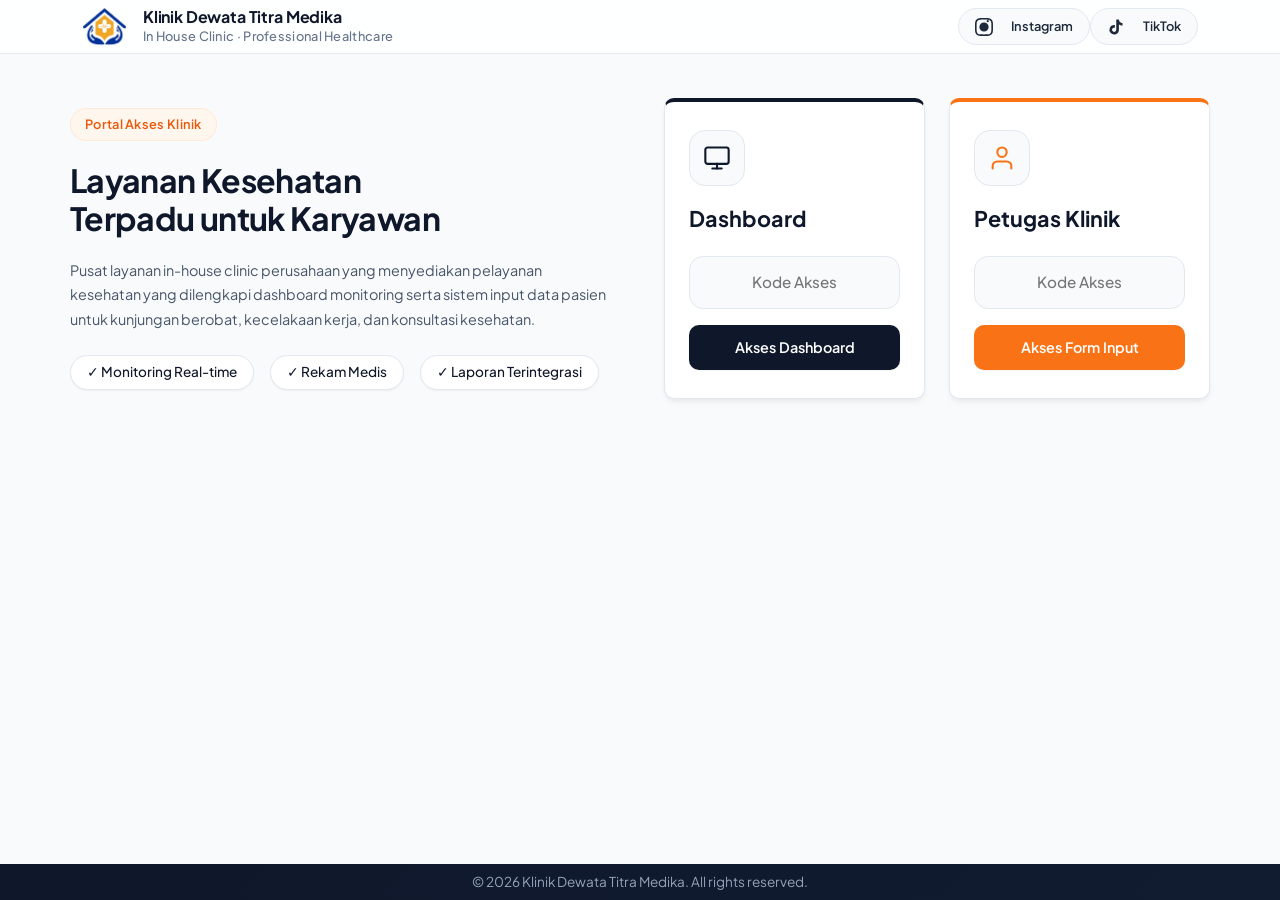
<file: index.html>
<!DOCTYPE html>
<html lang="id">
<head>
    <meta charset="UTF-8">
    <meta name="viewport" content="width=device-width, initial-scale=1.0">
    <title>Portal Menu · Klinik Dewata Titra Medika</title>
    
    <!-- Google Fonts: Plus Jakarta Sans -->
    <link rel="preconnect" href="https://fonts.googleapis.com">
    <link rel="preconnect" href="https://fonts.gstatic.com" crossorigin>
    <link href="https://fonts.googleapis.com/css2?family=Plus+Jakarta+Sans:wght@400;500;600;700;800&display=swap" rel="stylesheet">
    
    <!-- Bootstrap 5 CSS -->
    <link href="https://cdn.jsdelivr.net/npm/bootstrap@5.3.0/dist/css/bootstrap.min.css" rel="stylesheet">
    <link rel="stylesheet" href="style.css">
</head>
<body class="d-flex flex-column min-vh-100">

    <!-- WRAPPER -->
    <div class="flex-grow-1">
        
        <!-- HEADER MODERN -->
        <header class="header-modern">
            <div class="container">
                <div class="header-content">
                    <div class="brand-area">
                        <div class="logo-wrapper">
                            <img src="logo.png" alt="Logo Klinik" onerror="this.src='data:image/svg+xml;charset=UTF-8,%3Csvg xmlns=\'http://www.w3.org/2000/svg\' viewBox=\'0 0 100 100\'%3E%3Crect width=\'100\' height=\'100\' fill=\'%231E293B\'/%3E%3Ctext x=\'50\' y=\'55\' font-family=\'Arial\' font-size=\'40\' fill=\'white\' text-anchor=\'middle\'%3E+%3C/text%3E%3C/svg%3E'">
                        </div>
                        <div class="brand-text">
                            <h1 class="brand-title">Klinik Dewata Titra Medika</h1>
                            <span class="brand-subtitle">In House Clinic · Professional Healthcare</span>
                        </div>
                    </div>
                    <div class="header-actions d-none d-lg-flex">
                        <a href="https://www.instagram.com/klinikdewatatirtaofficial" target="_blank" rel="noopener noreferrer" class="btn-social-header">
                            <svg viewBox="0 0 24 24" fill="currentColor" width="18" height="18"><path d="M12 2.163c3.204 0 3.584.012 4.85.07 3.252.148 4.771 1.691 4.919 4.919.058 1.265.069 1.645.069 4.849 0 3.205-.012 3.584-.069 4.849-.149 3.225-1.664 4.771-4.919 4.919-1.266.058-1.644.07-4.85.07-3.204 0-3.584-.012-4.849-.07-3.26-.149-4.771-1.699-4.919-4.92-.058-1.265-.07-1.644-.07-4.849 0-3.204.013-3.583.07-4.849.149-3.227 1.664-4.771 4.919-4.919 1.266-.057 1.645-.069 4.849-.069zm0-2.163c-3.259 0-3.667.014-4.947.072-4.358.2-6.78 2.618-6.98 6.98-.059 1.281-.073 1.689-.073 4.948 0 3.259.014 3.668.072 4.948.2 4.358 2.618 6.78 6.98 6.98 1.281.058 1.689.072 4.948.072 3.259 0 3.668-.014 4.948-.072 4.354-.2 6.782-2.618 6.979-6.98.059-1.28.073-1.689.073-4.948 0-3.259-.014-3.667-.072-4.947-.196-4.354-2.617-6.78-6.979-6.98-1.281-.059-1.69-.073-4.949-.073zM5.838 12a6.162 6.162 0 1112.324 0 6.162 6.162 0 01-12.324 0zM12 16a4 4 0 110-8 4 4 0 010 8zm4.965-10.322a1.44 1.44 0 110-2.881 1.44 1.44 0 010 2.881z"></path></svg>
                            <span>Instagram</span>
                        </a>
                        <a href="https://www.tiktok.com/@klinikdewatatirta" target="_blank" rel="noopener noreferrer" class="btn-social-header">
                            <svg viewBox="0 0 24 24" fill="currentColor" width="18" height="18"><path d="M19.59 6.69a4.83 4.83 0 0 1-3.77-4.25V2h-3.45v13.67a2.89 2.89 0 0 1-5.1 1.82 2.9 2.9 0 0 1 2.31-4.64 2.93 2.93 0 0 1 .88.13V9.4a6.84 6.84 0 0 0-1-.05A6.33 6.33 0 0 0 5 20.1a6.34 6.34 0 0 0 10.86-4.43v-7a8.16 8.16 0 0 0 4.77 1.52v-3.4a4.85 4.85 0 0 1-.96-.1z"></path></svg>
                            <span>TikTok</span>
                        </a>
                    </div>
                </div>
            </div>
        </header>

        <!-- MAIN HERO SECTION -->
        <main class="main-modern container">
            <div class="row align-items-center g-5">
                <!-- Left: Hero text -->
                <div class="col-12 col-lg-6">
                    <div class="hero-content">
                        <div class="hero-badge">Portal Akses Klinik</div>
                        <h2 class="hero-title">Layanan Kesehatan <br>Terpadu untuk Karyawan</h2>
                        <p class="hero-description">Pusat layanan in-house clinic perusahaan yang menyediakan pelayanan kesehatan yang dilengkapi dashboard monitoring serta sistem input data pasien untuk kunjungan berobat, kecelakaan kerja, dan konsultasi kesehatan.</p>
                        <div class="hero-features d-flex flex-wrap gap-3 mt-4">
                            <span class="feature-tag">✓ Monitoring Real-time</span>
                            <span class="feature-tag">✓ Rekam Medis</span>
                            <span class="feature-tag">✓ Laporan Terintegrasi</span>
                        </div>
                    </div>
                </div>

                <!-- Right: Action Cards -->
                <div class="col-12 col-lg-6">
                    <div class="row g-4">
                        <div class="col-12 col-md-6">
                            <div class="card-modern card-dashboard">
                                <div class="card-icon-wrapper">
                                    <svg viewBox="0 0 24 24" fill="none" stroke="currentColor" stroke-width="1.5" stroke-linecap="round" stroke-linejoin="round">
                                        <rect x="2" y="3" width="20" height="14" rx="2" ry="2"></rect>
                                        <line x1="8" y1="21" x2="16" y2="21"></line>
                                        <line x1="12" y1="17" x2="12" y2="21"></line>
                                    </svg>
                                </div>
                                <h4 class="card-modern-title">Dashboard</h4>
                                <form class="mt-3" onsubmit="handleLogin(event, 'dewata', 'Dashboard/dash.html', 'btnMonitor', 'inputMonitor')">
                                    <div class="input-group-modern">
                                        <input type="password" id="inputMonitor" class="form-control-modern" placeholder="Kode Akses" required autocomplete="off">
                                    </div>
                                    <button type="submit" id="btnMonitor" class="btn-modern btn-modern-primary mt-3">
                                        <span class="btn-text">Akses Dashboard</span>
                                        <div class="spinner-border spinner-border-sm custom-spinner d-none ms-2" role="status"></div>
                                    </button>
                                </form>
                            </div>
                        </div>
                        <div class="col-12 col-md-6">
                            <div class="card-modern card-petugas">
                                <div class="card-icon-wrapper">
                                    <svg viewBox="0 0 24 24" fill="none" stroke="currentColor" stroke-width="1.5" stroke-linecap="round" stroke-linejoin="round">
                                        <path d="M20 21v-2a4 4 0 0 0-4-4H8a4 4 0 0 0-4 4v2"></path>
                                        <circle cx="12" cy="7" r="4"></circle>
                                    </svg>
                                </div>
                                <h4 class="card-modern-title">Petugas Klinik</h4>
                                <form class="mt-3" onsubmit="handleLogin(event, 'ihc', 'input/input.html', 'btnPetugas', 'inputPetugas')">
                                    <div class="input-group-modern">
                                        <input type="password" id="inputPetugas" class="form-control-modern" placeholder="Kode Akses" required autocomplete="off">
                                    </div>
                                    <button type="submit" id="btnPetugas" class="btn-modern btn-modern-secondary mt-3">
                                        <span class="btn-text">Akses Form Input</span>
                                        <div class="spinner-border spinner-border-sm custom-spinner d-none ms-2" role="status"></div>
                                    </button>
                                </form>
                            </div>
                        </div>
                    </div>
                </div>
            </div>
        </main>
    </div>

    <!-- FOOTER MODERN -->
    <footer class="footer-modern"> 
            <div class="footer-bottom">
                <p class="copyright-text">© 2026 Klinik Dewata Titra Medika. All rights reserved.</p>
            </div>
    </footer>

    <!-- TOAST NOTIFICATION -->
    <div class="toast-container position-fixed top-0 end-0 p-3" style="z-index: 1055;">
        <div id="statusToast" class="toast toast-modern align-items-center border-0" role="alert" aria-live="assertive" aria-atomic="true">
            <div class="d-flex">
                <div class="toast-body d-flex align-items-center">
                    <svg class="me-2" width="20" height="20" viewBox="0 0 24 24" fill="none" stroke="currentColor" stroke-width="2" stroke-linecap="round" stroke-linejoin="round">
                        <circle cx="12" cy="12" r="10"></circle>
                        <line x1="12" y1="8" x2="12" y2="12"></line>
                        <line x1="12" y1="16" x2="12.01" y2="16"></line>
                    </svg>
                    <span id="toastMessage">Pesan Notifikasi</span>
                </div>
                <button type="button" class="btn-close btn-close-white me-2 m-auto" data-bs-dismiss="toast" aria-label="Close"></button>
            </div>
        </div>
    </div>

    <!-- Bootstrap JS -->
    <script src="https://cdn.jsdelivr.net/npm/bootstrap@5.3.0/dist/js/bootstrap.bundle.min.js"></script>

    <!-- JS Logic -->
    <script>
        function handleLogin(event, expectedCode, redirectUrl, btnId, inputId) {
            event.preventDefault();
            
            const btn = document.getElementById(btnId);
            const input = document.getElementById(inputId);
            const btnText = btn.querySelector('.btn-text');
            const spinner = btn.querySelector('.spinner-border');
            
            const userCode = input.value.trim();

            btn.disabled = true;
            btnText.classList.add('d-none');
            spinner.classList.remove('d-none');
            input.disabled = true;

            setTimeout(() => {
                if (userCode === expectedCode) {
                    showToast('Kode diterima! Mengalihkan halaman...', true);
                    setTimeout(() => { window.location.href = redirectUrl; }, 500);
                } else {
                    btn.disabled = false;
                    btnText.classList.remove('d-none');
                    spinner.classList.add('d-none');
                    input.disabled = false;
                    
                    input.value = '';
                    input.focus();
                    
                    showToast('Kode Akses salah! Silakan periksa kembali.', false);
                }
            }, 800);
        }

        function showToast(message, isSuccess = false) {
            const toastEl = document.getElementById('statusToast');
            const toastMessage = document.getElementById('toastMessage');
            
            toastMessage.innerText = message;
            toastEl.style.backgroundColor = isSuccess ? '#0f172a' : '#f97316';

            const toast = new bootstrap.Toast(toastEl, { delay: 3000 });
            toast.show();
        }
    </script>
</body>
</html>
</file>
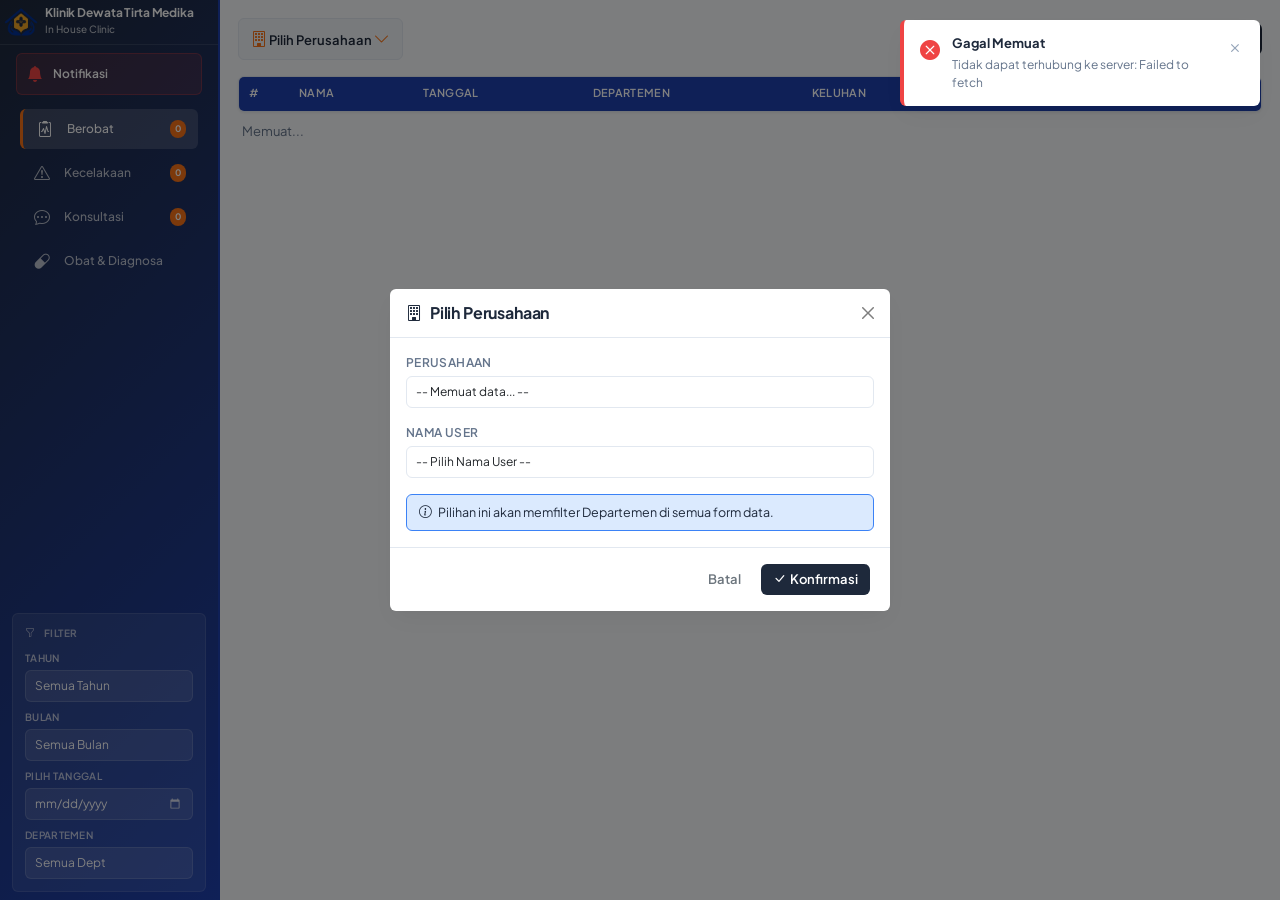
<file: input/input.html>
<!DOCTYPE html>
<html lang="id">
<head>
<meta charset="UTF-8">
<meta name="viewport" content="width=device-width, initial-scale=1.0, maximum-scale=1.0, user-scalable=yes">
<title>IHC Klinik · Dewata Tirta Medika</title>
<meta name="theme-color" content="#0A192F">

<!-- Bootstrap CSS + Icons -->
<link href="https://cdn.jsdelivr.net/npm/bootstrap@5.3.2/dist/css/bootstrap.min.css" rel="stylesheet">
<link rel="stylesheet" href="https://cdn.jsdelivr.net/npm/bootstrap-icons@1.11.3/font/bootstrap-icons.min.css">
<!-- Font Awesome -->
<link rel="stylesheet" href="https://cdnjs.cloudflare.com/ajax/libs/font-awesome/6.5.0/css/all.min.css">
<!-- Google Fonts -->
<link href="https://fonts.googleapis.com/css2?family=Plus+Jakarta+Sans:wght@300;400;500;600;700;800&display=swap" rel="stylesheet">

<!-- Custom CSS -->
<link rel="stylesheet" href="style-input.css">
</head>
<body>

<!-- ========== LOADING OVERLAY ========== -->
<div id="loading-overlay" class="loading-overlay">
  <div class="spinner"></div>
  <p class="mt-3 text-secondary">Memuat data...</p>
</div>

<!-- ========== TOAST CONTAINER ========== -->
<div id="toast-container" class="toast-container"></div>

<!-- ========== MAIN LAYOUT ========== -->
<div class="app-wrapper">

  <!-- SIDEBAR (Desktop only) -->
  <aside id="sidebar" class="app-sidebar">
    <div class="sidebar-brand">
      <div class="brand-icon">
        <img src="logo.png" alt="Logo" class="text-navy" style="width: auto; height: 34px;">
      </div>
      <div class="brand-text">
        <h6>Klinik Dewata Tirta Medika</h6>
        <small>In House Clinic</small>
      </div>
    </div>
    
    <!-- Notification Button in Sidebar -->
    <div class="sidebar-notification-btn" onclick="openNotificationModal()">
      <i class="bi bi-bell-fill"></i>
      <span>Notifikasi</span>
      <span class="notification-count" id="sidebar-notification-count" style="display: none;">0</span>
    </div>
    
    <nav class="sidebar-nav">
      <a class="nav-item active" data-page="berobat" onclick="showPage('berobat')">
        <i class="bi bi-clipboard2-pulse"></i>
        <span>Berobat</span>
        <span class="badge-count" id="sidebar-badge-berobat">0</span>
      </a>
      <a class="nav-item" data-page="kecelakaan" onclick="showPage('kecelakaan')">
        <i class="bi bi-exclamation-triangle"></i>
        <span>Kecelakaan</span>
        <span class="badge-count" id="sidebar-badge-kecelakaan">0</span>
      </a>
      <a class="nav-item" data-page="konsultasi" onclick="showPage('konsultasi')">
        <i class="bi bi-chat-dots"></i>
        <span>Konsultasi</span>
        <span class="badge-count" id="sidebar-badge-konsultasi">0</span>
      </a>
      <a class="nav-item" data-page="obat-diagnosa" onclick="showPage('obat-diagnosa')">
        <i class="bi bi-capsule"></i>
        <span>Obat & Diagnosa</span>
      </a>
    </nav>

    <!-- SIDEBAR FILTER -->
    <div class="sidebar-filter">
      <div class="sidebar-filter-title"><i class="bi bi-funnel me-2"></i>Filter</div>
      <div class="sidebar-filter-group" id="sidebar-filters-berobat">
        <label class="sidebar-filter-label">Tahun</label>
        <select class="form-select sidebar-filter-select" id="filter-tahun-berobat" onchange="applyFilter('berobat')">
          <option value="">Semua Tahun</option>
        </select>
        <label class="sidebar-filter-label mt-2">Bulan</label>
        <select class="form-select sidebar-filter-select" id="filter-bulan-berobat" onchange="applyFilter('berobat')">
          <option value="">Semua Bulan</option>
        </select>
        <label class="sidebar-filter-label mt-2">Pilih Tanggal</label>
        <input type="date" class="form-control sidebar-filter-select" id="filter-date-berobat" onchange="applyFilter('berobat')">
        <label class="sidebar-filter-label mt-2">Departemen</label>
        <select class="form-select sidebar-filter-select" id="filter-dept-berobat" onchange="applyFilter('berobat')">
          <option value="">Semua Dept</option>
        </select>
      </div>
      <div class="sidebar-filter-group d-none" id="sidebar-filters-kecelakaan">
        <label class="sidebar-filter-label">Tahun</label>
        <select class="form-select sidebar-filter-select" id="filter-tahun-kecelakaan" onchange="applyFilter('kecelakaan')">
          <option value="">Semua Tahun</option>
        </select>
        <label class="sidebar-filter-label mt-2">Bulan</label>
        <select class="form-select sidebar-filter-select" id="filter-bulan-kecelakaan" onchange="applyFilter('kecelakaan')">
          <option value="">Semua Bulan</option>
        </select>
        <label class="sidebar-filter-label mt-2">Pilih Tanggal</label>
        <input type="date" class="form-control sidebar-filter-select" id="filter-date-kecelakaan" onchange="applyFilter('kecelakaan')">
        <label class="sidebar-filter-label mt-2">Departemen</label>
        <select class="form-select sidebar-filter-select" id="filter-dept-kecelakaan" onchange="applyFilter('kecelakaan')">
          <option value="">Semua Dept</option>
        </select>
      </div>
      <div class="sidebar-filter-group d-none" id="sidebar-filters-konsultasi">
        <label class="sidebar-filter-label">Tahun</label>
        <select class="form-select sidebar-filter-select" id="filter-tahun-konsultasi" onchange="applyFilter('konsultasi')">
          <option value="">Semua Tahun</option>
        </select>
        <label class="sidebar-filter-label mt-2">Bulan</label>
        <select class="form-select sidebar-filter-select" id="filter-bulan-konsultasi" onchange="applyFilter('konsultasi')">
          <option value="">Semua Bulan</option>
        </select>
        <label class="sidebar-filter-label mt-2">Pilih Tanggal</label>
        <input type="date" class="form-control sidebar-filter-select" id="filter-date-konsultasi" onchange="applyFilter('konsultasi')">
        <label class="sidebar-filter-label mt-2">Departemen</label>
        <select class="form-select sidebar-filter-select" id="filter-dept-konsultasi" onchange="applyFilter('konsultasi')">
          <option value="">Semua Dept</option>
        </select>
      </div>
    </div>
  </aside>

  <!-- MAIN CONTENT -->
  <main class="app-main">
    <!-- PAGE CONTAINER -->
    <div class="page-container">

      <!-- ===== BEROBAT PAGE ===== -->
      <section id="page-berobat" class="page-section active">
        <div class="page-header">
          <div class="header-left">
            <div class="company-selector d-md-block d-none" onclick="openCompanyModal()">
              <i class="bi bi-building"></i>
              <span id="page-company-name">Pilih Perusahaan</span>
              <i class="bi bi-chevron-down ms-auto"></i>
            </div>
          </div>
          <div class="header-actions">
            <div class="search-wrapper">
              <i class="bi bi-search"></i>
              <input type="text" class="form-control" id="search-berobat" placeholder="Cari data..." oninput="debounceSearch('berobat')">
            </div>
            <button class="btn btn-primary" onclick="openAddModal('berobat')">
              <i class="bi bi-plus-lg"></i>Tambah
            </button>
          </div>
        </div>
        <div class="table-responsive">
          <table class="table table-hover align-middle">
            <thead>
              <tr>
                <th style="width: 50px">#</th>
                <th>Nama</th>
                <th>Tanggal</th>
                <th>Departemen</th>
                <th>Keluhan</th>
                <th>Diagnosa</th>
                <th class="text-center">Aksi</th>
              </tr>
            </thead>
            <tbody id="tbody-berobat"></tbody>
          </table>
        </div>
        <div class="pagination-bar">
          <span class="page-info" id="info-berobat">Memuat...</span>
          <div class="pagination" id="pages-berobat"></div>
        </div>
      </section>

      <!-- ===== KECELAKAAN PAGE ===== -->
      <section id="page-kecelakaan" class="page-section">
        <div class="page-header">
          <div class="header-left">
            <div class="company-selector d-md-block d-none" onclick="openCompanyModal()">
              <i class="bi bi-building"></i>
              <span id="page-company-name">Pilih Perusahaan</span>
              <i class="bi bi-chevron-down ms-auto"></i>
            </div>
          </div>
          <div class="header-actions">
            <div class="search-wrapper">
              <i class="bi bi-search"></i>
              <input type="text" class="form-control" id="search-kecelakaan" placeholder="Cari data..." oninput="debounceSearch('kecelakaan')">
            </div>
            <button class="btn btn-danger" onclick="openAddModal('kecelakaan')">
              <i class="bi bi-plus-lg"></i>Tambah
            </button>
          </div>
        </div>
        <div class="table-responsive">
          <table class="table table-hover align-middle">
            <thead>
              <tr>
                <th style="width: 50px">#</th>
                <th>Nama</th>
                <th>Tanggal</th>
                <th>Departemen</th>
                <th>Lokasi Kejadian</th>
                <th>Penyebab</th>
                <th class="text-center">Aksi</th>
              </tr>
            </thead>
            <tbody id="tbody-kecelakaan"></tbody>
          </table>
        </div>
        <div class="pagination-bar">
          <span class="page-info" id="info-kecelakaan">Memuat...</span>
          <div class="pagination" id="pages-kecelakaan"></div>
        </div>
      </section>

      <!-- ===== KONSULTASI PAGE ===== -->
      <section id="page-konsultasi" class="page-section">
        <div class="page-header">
          <div class="header-left">
            <div class="company-selector d-md-block d-none" onclick="openCompanyModal()">
              <i class="bi bi-building"></i>
              <span id="page-company-name">Pilih Perusahaan</span>
              <i class="bi bi-chevron-down ms-auto"></i>
            </div>
          </div>
          <div class="header-actions">
            <div class="search-wrapper">
              <i class="bi bi-search"></i>
              <input type="text" class="form-control" id="search-konsultasi" placeholder="Cari data..." oninput="debounceSearch('konsultasi')">
            </div>
            <button class="btn btn-success" onclick="openAddModal('konsultasi')">
              <i class="bi bi-plus-lg"></i>Tambah
            </button>
          </div>
        </div>
        <div class="table-responsive">
          <table class="table table-hover align-middle">
            <thead>
              <tr>
                <th style="width: 50px">#</th>
                <th>Nama</th>
                <th>Tanggal</th>
                <th>Departemen</th>
                <th>Keluhan</th>
                <th>Riwayat Penyakit</th>
                <th class="text-center">Aksi</th>
              </tr>
            </thead>
            <tbody id="tbody-konsultasi"></tbody>
          </table>
        </div>
        <div class="pagination-bar">
          <span class="page-info" id="info-konsultasi">Memuat...</span>
          <div class="pagination" id="pages-konsultasi"></div>
        </div>
      </section>

      <!-- ===== OBAT & DIAGNOSA PAGE ===== -->
      <section id="page-obat-diagnosa" class="page-section">
        <div class="page-header">
          <div class="header-left">
            <h2><i class="bi bi-capsule me-2"></i>Obat & Diagnosa</h2>
          </div>
        </div>

        <!-- Sub Tabs -->
        <div class="med-tabs">
          <button class="med-tab active" data-tab="obat" onclick="switchMasterTab('obat')">
            <i class="bi bi-capsule me-1"></i>Obat
          </button>
          <button class="med-tab" data-tab="diagnosa" onclick="switchMasterTab('diagnosa')">
            <i class="bi bi-clipboard2-pulse me-1"></i>Diagnosa
          </button>
        </div>

        <!-- TAB: CRUD OBAT -->
        <div class="med-tab-pane active" id="tabpane-obat">
          <div class="page-header">
            <div class="header-left"></div>
            <div class="header-actions">
              <div class="search-wrapper">
                <i class="bi bi-search"></i>
                <input type="text" class="form-control" id="search-master-obat" placeholder="Cari obat..." oninput="debounceMasterSearch('obat')">
              </div>
              <button class="btn btn-primary" onclick="openAddMasterModal('obat')">
                <i class="bi bi-plus-lg"></i>Tambah Obat
              </button>
            </div>
          </div>
          <div class="table-responsive">
            <table class="table table-hover align-middle">
              <thead>
                <tr>
                  <th style="width: 50px">#</th>
                  <th>Kategori Obat</th>
                  <th>Nama Obat</th>
                  <th class="text-center" style="width:110px">Aksi</th>
                </tr>
              </thead>
              <tbody id="tbody-master-obat"></tbody>
            </table>
          </div>
          <div class="pagination-bar">
            <span class="page-info" id="info-master-obat">Memuat...</span>
            <div class="pagination" id="pages-master-obat"></div>
          </div>
        </div>

        <!-- TAB: CRUD DIAGNOSA -->
        <div class="med-tab-pane" id="tabpane-diagnosa">
          <div class="page-header">
            <div class="header-left"></div>
            <div class="header-actions">
              <div class="search-wrapper">
                <i class="bi bi-search"></i>
                <input type="text" class="form-control" id="search-master-diagnosa" placeholder="Cari diagnosa..." oninput="debounceMasterSearch('diagnosa')">
              </div>
              <button class="btn btn-primary" onclick="openAddMasterModal('diagnosa')">
                <i class="bi bi-plus-lg"></i>Tambah Diagnosa
              </button>
            </div>
          </div>
          <div class="table-responsive">
            <table class="table table-hover align-middle">
              <thead>
                <tr>
                  <th style="width: 50px">#</th>
                  <th>Kategori Diagnosa</th>
                  <th>Nama Diagnosa</th>
                  <th class="text-center" style="width:110px">Aksi</th>
                </tr>
              </thead>
              <tbody id="tbody-master-diagnosa"></tbody>
            </table>
          </div>
          <div class="pagination-bar">
            <span class="page-info" id="info-master-diagnosa">Memuat...</span>
            <div class="pagination" id="pages-master-diagnosa"></div>
          </div>
        </div>
      </section>
    </div>
  </main>
</div>

<!-- ========== MODALS ========== -->

<!-- Modal Pilih Perusahaan -->
<div class="modal fade" id="modalPerusahaan" tabindex="-1" data-bs-backdrop="static">
  <div class="modal-dialog modal-dialog-centered">
    <div class="modal-content">
      <div class="modal-header">
        <h5 class="modal-title"><i class="bi bi-building me-2"></i>Pilih Perusahaan</h5>
        <button type="button" class="btn-close" data-bs-dismiss="modal" aria-label="Close"></button>
      </div>
      <div class="modal-body">
        <label class="form-label fw-semibold">Perusahaan</label>
        <select class="form-select" id="select-perusahaan">
          <option value="">-- Memuat data... --</option>
        </select>

        <label class="form-label fw-semibold mt-3">Nama User</label>
        <select class="form-select" id="select-user">
          <option value="">-- Pilih Nama User --</option>
        </select>

        <div class="info-hint mt-3">
          <i class="bi bi-info-circle me-1"></i>
          Pilihan ini akan memfilter Departemen di semua form data.
        </div>
      </div>
      <div class="modal-footer">
        <button type="button" class="btn btn-outline-secondary" data-bs-dismiss="modal">Batal</button>
        <button type="button" class="btn btn-primary" onclick="saveCompany()">
          <i class="bi bi-check-lg me-1"></i>Konfirmasi
        </button>
      </div>
    </div>
  </div>
</div>

<!-- Modal Notifikasi (Data Perlu Diperbaiki) -->
<div class="modal fade" id="modalNotification" tabindex="-1">
  <div class="modal-dialog modal-lg modal-dialog-scrollable">
    <div class="modal-content">
      <div class="modal-header" style="background: #fee2e2; border-bottom: 2px solid var(--red);">
        <h5 class="modal-title" style="color: var(--red);">
          <i class="bi bi-exclamation-triangle-fill me-2"></i>Data Perlu Diperbaiki
        </h5>
        <button type="button" class="btn-close" data-bs-dismiss="modal" aria-label="Close"></button>
      </div>
      <div class="modal-body">
        <p class="text-muted mb-3">
          <i class="bi bi-info-circle me-1"></i>
          Data berikut memiliki kolom wajib yang masih kosong. Klik pada item untuk memperbaikinya.
        </p>
        
        <!-- Notification Tabs -->
        <div class="notification-tabs">
          <button class="notification-tab active" data-type="berobat" onclick="switchNotificationTab('berobat')">
            <i class="bi bi-clipboard2-pulse me-1"></i>Berobat
            <span class="tab-badge" id="notification-badge-berobat" style="display: none;">0</span>
          </button>
          <button class="notification-tab" data-type="kecelakaan" onclick="switchNotificationTab('kecelakaan')">
            <i class="bi bi-exclamation-triangle me-1"></i>Kecelakaan
            <span class="tab-badge" id="notification-badge-kecelakaan" style="display: none;">0</span>
          </button>
          <button class="notification-tab" data-type="konsultasi" onclick="switchNotificationTab('konsultasi')">
            <i class="bi bi-chat-dots me-1"></i>Konsultasi
            <span class="tab-badge" id="notification-badge-konsultasi" style="display: none;">0</span>
          </button>
        </div>
        
        <!-- Notification Content -->
        <div id="notification-content">
          <!-- Content will be injected here -->
        </div>
      </div>
      <div class="modal-footer">
        <button type="button" class="btn btn-outline-secondary" data-bs-dismiss="modal">Tutup</button>
      </div>
    </div>
  </div>
</div>

<!-- Modal Detail -->
<div class="modal fade" id="modalDetail" tabindex="-1">
  <div class="modal-dialog modal-lg modal-dialog-scrollable">
    <div class="modal-content">
      <div class="modal-header">
        <h5 class="modal-title" id="detail-modal-title"><i class="bi bi-info-circle me-2"></i>Detail Data</h5>
        <button type="button" class="btn-close" data-bs-dismiss="modal" aria-label="Close"></button>
      </div>
      <div class="modal-body" id="detail-modal-body">
        <!-- Content will be injected here -->
      </div>
      <div class="modal-footer">
        <button type="button" id="btn-edit-detail" class="btn btn-primary" onclick="editFromDetail()"><i class="bi bi-pencil me-1"></i>Edit</button>
        <button type="button" class="btn btn-outline-secondary" data-bs-dismiss="modal">Tutup</button>
      </div>
    </div>
  </div>
</div>

<!-- Modal Berobat -->
<div class="modal fade" id="modalBerobat" tabindex="-1" data-bs-backdrop="static">
  <div class="modal-dialog modal-xl modal-dialog-scrollable">
    <div class="modal-content">
      <div class="modal-header">
        <h5 class="modal-title" id="title-berobat"><i class="bi bi-clipboard2-pulse me-2"></i>Form Berobat</h5>
        <button type="button" class="btn-close" data-bs-dismiss="modal" aria-label="Close"></button>
      </div>
      <div class="modal-body">
        <div class="row g-3">
          <div class="col-md-3">
            <label class="form-label">Tanggal <span class="text-danger">*</span></label>
            <input type="date" class="form-control" id="b-tanggal">
          </div>
          <div class="col-md-3">
            <label class="form-label">Waktu <span class="text-danger">*</span></label>
            <input type="time" class="form-control" id="b-waktu">
          </div>
          <div class="col-md-3">
            <label class="form-label">Perusahaan <span class="text-danger">*</span></label>
            <input type="text" class="form-control" id="b-perusahaan" readonly>
          </div>
          <div class="col-md-3">
            <label class="form-label">Departemen <span class="text-danger">*</span></label>
            <select class="form-select" id="b-departemen">
              <option value="">-- Pilih --</option>
            </select>
          </div>
          <div class="col-md-6">
            <label class="form-label">Nama Pasien <span class="text-danger">*</span></label>
            <input type="text" class="form-control" id="b-nama" placeholder="Nama lengkap">
          </div>
          <div class="col-md-3">
            <label class="form-label">Jenis Kelamin <span class="text-danger">*</span></label>
            <select class="form-select" id="b-jk">
              <option value="">-- Pilih --</option>
              <option>Laki-laki</option>
              <option>Perempuan</option>
            </select>
          </div>
          <div class="col-md-3">
            <label class="form-label">Perlu Istirahat <span class="text-danger">*</span></label>
            <select class="form-select" id="b-istirahat" onchange="toggleIstirahat()">
              <option value="">-- Pilih --</option>
              <option>Ya</option>
              <option>Tidak</option>
            </select>
          </div>
          <div class="col-md-3" id="wrap-hari-istirahat" style="display:none">
            <label class="form-label">Jumlah Hari Istirahat</label>
            <input type="number" class="form-control" id="b-hari-istirahat" min="1" placeholder="Hari">
          </div>
          <div class="col-12">
            <label class="form-label">Keluhan <span class="text-danger">*</span></label>
            <textarea class="form-control" id="b-keluhan" rows="2" placeholder="Keluhan pasien..."></textarea>
          </div>

          <div class="col-12"><hr class="my-2"><h6 class="fw-bold text-secondary">Diagnosa</h6></div>
          <div class="col-md-5">
            <label class="form-label">Kategori Diagnosa</label>
            <select class="form-select" id="b-kat-diagnosa" onchange="filterNamaDiagnosa()">
              <option value="">-- Pilih Kategori --</option>
            </select>
          </div>
          <div class="col-md-5">
            <label class="form-label">Nama Diagnosa</label>
            <select class="form-select" id="b-nama-diagnosa">
              <option value="">-- Pilih Nama --</option>
            </select>
          </div>
          <div class="col-md-2 d-flex align-items-end">
            <button type="button" class="btn btn-outline-primary w-100" onclick="tambahDiagnosa()">
              <i class="bi bi-plus"></i>Tambah
            </button>
          </div>
          <div class="col-12">
            <div class="table-responsive">
              <table class="table table-sm table-bordered">
                <thead class="table-light">
                  <tr><th>#</th><th>Kategori</th><th>Nama Diagnosa</th><th></th></tr>
                </thead>
                <tbody id="diagnosa-list-tbody">
                  <tr><td colspan="4" class="text-center text-muted py-3">Belum ada diagnosa ditambahkan</td></tr>
                </tbody>
              </table>
            </div>
          </div>

          <div class="col-12"><hr class="my-2"><h6 class="fw-bold text-secondary">Data Obat</h6></div>
          <div class="col-md-3">
            <label class="form-label">Kategori Obat</label>
            <select class="form-select" id="b-kat-obat" onchange="filterNamaObat()">
              <option value="">-- Pilih --</option>
            </select>
          </div>
          <div class="col-md-4">
            <label class="form-label">Nama Obat</label>
            <select class="form-select" id="b-nama-obat">
              <option value="">-- Pilih --</option>
            </select>
          </div>
          <div class="col-md-2">
            <label class="form-label">Jumlah</label>
            <input type="number" class="form-control" id="b-jumlah-obat" min="1" placeholder="Qty">
          </div>
          <div class="col-md-2">
            <label class="form-label">Satuan</label>
            <select class="form-select" id="b-satuan-obat">
              <option value="">-- Pilih --</option>
              <option>Pcs</option><option>Box</option><option>Pack</option>
              <option>Botol</option><option>Vial</option><option>Ampul</option>
              <option>Tab</option><option>Kapsul</option><option>Sachet</option>
              <option>Tube</option><option>Roll</option><option>Set</option>
              <option>Lembar</option><option>Unit</option><option>Lainnya</option>
            </select>
          </div>
          <div class="col-md-1 d-flex align-items-end">
            <button type="button" class="btn btn-outline-primary w-100" onclick="tambahObat()">
              <i class="bi bi-plus"></i>
            </button>
          </div>
          <div class="col-12">
            <div class="table-responsive">
              <table class="table table-sm table-bordered">
                <thead class="table-light">
                  <tr><th>#</th><th>Kategori</th><th>Nama Obat</th><th>Jumlah</th><th>Satuan</th><th></th></tr>
                </thead>
                <tbody id="obat-list-tbody">
                  <tr><td colspan="6" class="text-center text-muted py-3">Belum ada obat ditambahkan</td></tr>
                </tbody>
              </table>
            </div>
          </div>

          <div class="col-12"><hr class="my-2"><h6 class="fw-bold text-secondary">Informasi Tambahan</h6></div>
          <div class="col-md-6">
            <label class="form-label">Tindakan</label>
            <textarea class="form-control" id="b-tindakan" rows="2" placeholder="Tindakan yang diberikan..."></textarea>
          </div>
          <div class="col-md-6">
            <label class="form-label">Keterangan Berobat</label>
            <textarea class="form-control" id="b-keterangan" rows="2" placeholder="Keterangan tambahan..."></textarea>
          </div>
        </div>
      </div>
      <div class="modal-footer">
        <button type="button" class="btn btn-outline-secondary" data-bs-dismiss="modal">Batal</button>
        <button type="button" id="btn-save-berobat" class="btn btn-primary" onclick="saveBerobat()">
          <i class="bi bi-save me-1"></i>Simpan Data
        </button>
      </div>
    </div>
  </div>
</div>

<!-- Modal Kecelakaan -->
<div class="modal fade" id="modalKecelakaan" tabindex="-1" data-bs-backdrop="static">
  <div class="modal-dialog modal-lg modal-dialog-scrollable">
    <div class="modal-content">
      <div class="modal-header">
        <h5 class="modal-title" id="title-kecelakaan"><i class="bi bi-exclamation-triangle me-2"></i>Form Kecelakaan</h5>
        <button type="button" class="btn-close" data-bs-dismiss="modal" aria-label="Close"></button>
      </div>
      <div class="modal-body">
        <div class="row g-3">
          <div class="col-md-3">
            <label class="form-label">Tanggal <span class="text-danger">*</span></label>
            <input type="date" class="form-control" id="k-tanggal">
          </div>
          <div class="col-md-3">
            <label class="form-label">Waktu <span class="text-danger">*</span></label>
            <input type="time" class="form-control" id="k-waktu">
          </div>
          <div class="col-md-3">
            <label class="form-label">Perusahaan <span class="text-danger">*</span></label>
            <input type="text" class="form-control" id="k-perusahaan" readonly>
          </div>
          <div class="col-md-3">
            <label class="form-label">Departemen <span class="text-danger">*</span></label>
            <select class="form-select" id="k-departemen">
              <option value="">-- Pilih --</option>
            </select>
          </div>
          <div class="col-md-6">
            <label class="form-label">Nama <span class="text-danger">*</span></label>
            <input type="text" class="form-control" id="k-nama" placeholder="Nama lengkap">
          </div>
          <div class="col-md-3">
            <label class="form-label">Jenis Kelamin <span class="text-danger">*</span></label>
            <select class="form-select" id="k-jk">
              <option value="">-- Pilih --</option>
              <option>Laki-laki</option>
              <option>Perempuan</option>
            </select>
          </div>
          <div class="col-md-12">
            <label class="form-label">Lokasi Kejadian <span class="text-danger">*</span></label>
            <input type="text" class="form-control" id="k-lokasi" placeholder="Lokasi kejadian...">
          </div>
          <div class="col-md-12">
            <label class="form-label">Penyebab <span class="text-danger">*</span></label>
            <input type="text" class="form-control" id="k-penyebab" placeholder="Penyebab kejadian...">
          </div>
          <div class="col-md-12">
            <label class="form-label">Bagian Yang Terluka <span class="text-danger">*</span></label>
            <input type="text" class="form-control" id="k-bagian-terluka" placeholder="Bagian tubuh yang terluka...">
          </div>
          <div class="col-md-12">
            <label class="form-label">Tindakan <span class="text-danger">*</span></label>
            <input type="text" class="form-control" id="k-tindakan" placeholder="Tindakan yang diberikan...">
          </div>
          <div class="col-12">
            <label class="form-label">Deskripsi Kejadian <span class="text-danger">*</span></label>
            <textarea class="form-control" id="k-deskripsi" rows="3" placeholder="Deskripsi lengkap kejadian..."></textarea>
          </div>
        </div>
      </div>
      <div class="modal-footer">
        <button type="button" class="btn btn-outline-secondary" data-bs-dismiss="modal">Batal</button>
        <button type="button" id="btn-save-kecelakaan" class="btn btn-danger" onclick="saveKecelakaan()">
          <i class="bi bi-save me-1"></i>Simpan Data
        </button>
      </div>
    </div>
  </div>
</div>

<!-- Modal Konsultasi -->
<div class="modal fade" id="modalKonsultasi" tabindex="-1" data-bs-backdrop="static">
  <div class="modal-dialog modal-lg modal-dialog-scrollable">
    <div class="modal-content">
      <div class="modal-header">
        <h5 class="modal-title" id="title-konsultasi"><i class="bi bi-chat-dots me-2"></i>Form Konsultasi</h5>
        <button type="button" class="btn-close" data-bs-dismiss="modal" aria-label="Close"></button>
      </div>
      <div class="modal-body">
        <div class="row g-3">
          <div class="col-md-3">
            <label class="form-label">Tanggal <span class="text-danger">*</span></label>
            <input type="date" class="form-control" id="ko-tanggal">
          </div>
          <div class="col-md-3">
            <label class="form-label">Waktu <span class="text-danger">*</span></label>
            <input type="time" class="form-control" id="ko-waktu">
          </div>
          <div class="col-md-3">
            <label class="form-label">Perusahaan <span class="text-danger">*</span></label>
            <input type="text" class="form-control" id="ko-perusahaan" readonly>
          </div>
          <div class="col-md-3">
            <label class="form-label">Departemen <span class="text-danger">*</span></label>
            <select class="form-select" id="ko-departemen">
              <option value="">-- Pilih --</option>
            </select>
          </div>
          <div class="col-md-6">
            <label class="form-label">Nama <span class="text-danger">*</span></label>
            <input type="text" class="form-control" id="ko-nama" placeholder="Nama lengkap">
          </div>
          <div class="col-md-3">
            <label class="form-label">Jenis Kelamin <span class="text-danger">*</span></label>
            <select class="form-select" id="ko-jk">
              <option value="">-- Pilih --</option>
              <option>Laki-laki</option>
              <option>Perempuan</option>
            </select>
          </div>
          <div class="col-12">
            <label class="form-label">Keluhan <span class="text-danger">*</span></label>
            <textarea class="form-control" id="ko-keluhan" rows="2" placeholder="Keluhan pasien..."></textarea>
          </div>
          <div class="col-md-6">
            <label class="form-label">Riwayat Penyakit</label>
            <textarea class="form-control" id="ko-riwayat" rows="2" placeholder="Riwayat penyakit..."></textarea>
          </div>
          <div class="col-md-6">
            <label class="form-label">Saran</label>
            <textarea class="form-control" id="ko-saran" rows="2" placeholder="Saran dari dokter..."></textarea>
          </div>
        </div>
      </div>
      <div class="modal-footer">
        <button type="button" class="btn btn-outline-secondary" data-bs-dismiss="modal">Batal</button>
        <button type="button" id="btn-save-konsultasi" class="btn btn-success" onclick="saveKonsultasi()">
          <i class="bi bi-save me-1"></i>Simpan Data
        </button>
      </div>
    </div>
  </div>
</div>

<!-- Modal Master Obat -->
<div class="modal fade" id="modalMasterObat" tabindex="-1" data-bs-backdrop="static">
  <div class="modal-dialog modal-dialog-centered">
    <div class="modal-content">
      <div class="modal-header">
        <h5 class="modal-title" id="title-master-obat"><i class="bi bi-capsule me-2"></i>Tambah Obat</h5>
        <button type="button" class="btn-close" data-bs-dismiss="modal" aria-label="Close"></button>
      </div>
      <div class="modal-body">
        <div class="row g-3">
          <div class="col-12">
            <label class="form-label">Kategori Obat <span class="text-danger">*</span></label>
            <input type="text" class="form-control" id="m-obat-kategori" list="datalist-kategori-obat" autocomplete="off" placeholder="Pilih kategori atau ketik kategori baru">
            <datalist id="datalist-kategori-obat"></datalist>
            <small class="text-muted">Klik untuk memilih kategori yang sudah ada, atau ketik untuk membuat kategori baru.</small>
          </div>
          <div class="col-12">
            <label class="form-label">Nama Obat <span class="text-danger">*</span></label>
            <input type="text" class="form-control" id="m-obat-nama" placeholder="Contoh: Paracetamol 500mg">
          </div>
        </div>
      </div>
      <div class="modal-footer">
        <button type="button" class="btn btn-outline-secondary" data-bs-dismiss="modal">Batal</button>
        <button type="button" id="btn-save-master-obat" class="btn btn-primary" onclick="saveMaster('obat')">
          <i class="bi bi-save me-1"></i>Simpan Data
        </button>
      </div>
    </div>
  </div>
</div>

<!-- Modal Master Diagnosa -->
<div class="modal fade" id="modalMasterDiagnosa" tabindex="-1" data-bs-backdrop="static">
  <div class="modal-dialog modal-dialog-centered">
    <div class="modal-content">
      <div class="modal-header">
        <h5 class="modal-title" id="title-master-diagnosa"><i class="bi bi-clipboard2-pulse me-2"></i>Tambah Diagnosa</h5>
        <button type="button" class="btn-close" data-bs-dismiss="modal" aria-label="Close"></button>
      </div>
      <div class="modal-body">
        <div class="row g-3">
          <div class="col-12">
            <label class="form-label">Kategori Diagnosa <span class="text-danger">*</span></label>
            <input type="text" class="form-control" id="m-diagnosa-kategori" list="datalist-kategori-diagnosa" autocomplete="off" placeholder="Pilih kategori atau ketik kategori baru">
            <datalist id="datalist-kategori-diagnosa"></datalist>
            <small class="text-muted">Klik untuk memilih kategori yang sudah ada, atau ketik untuk membuat kategori baru.</small>
          </div>
          <div class="col-12">
            <label class="form-label">Nama Diagnosa <span class="text-danger">*</span></label>
            <input type="text" class="form-control" id="m-diagnosa-nama" placeholder="Contoh: ISPA">
          </div>
        </div>
      </div>
      <div class="modal-footer">
        <button type="button" class="btn btn-outline-secondary" data-bs-dismiss="modal">Batal</button>
        <button type="button" id="btn-save-master-diagnosa" class="btn btn-primary" onclick="saveMaster('diagnosa')">
          <i class="bi bi-save me-1"></i>Simpan Data
        </button>
      </div>
    </div>
  </div>
</div>

<!-- Modal Konfirmasi Hapus -->
<div class="modal fade" id="modalDelete" tabindex="-1">
  <div class="modal-dialog modal-dialog-centered modal-sm">
    <div class="modal-content">
      <div class="modal-body text-center py-4">
        <div class="delete-icon-wrapper mb-3">
          <i class="bi bi-trash3-fill"></i>
        </div>
        <h5>Hapus Data?</h5>
        <p class="text-muted">Tindakan ini tidak dapat dibatalkan.</p>
        <div class="d-flex gap-2 mt-4">
          <button class="btn btn-outline-secondary flex-fill" data-bs-dismiss="modal">Batal</button>
          <button class="btn btn-danger flex-fill" id="btn-confirm-delete">Ya, Hapus</button>
        </div>
      </div>
    </div>
  </div>
</div>

<!-- Bootstrap JS -->
<script src="https://cdn.jsdelivr.net/npm/bootstrap@5.3.2/dist/js/bootstrap.bundle.min.js"></script>
<!-- Custom JS -->
<script src="app.js"></script>
</body>
</html>
</file>
<file: style.css>
:root {
  /* Color Palette Modern */
  --primary-navy: #0f172a;
  --primary-navy-light: #1e293b;
  --accent-orange: #f97316;
  --accent-orange-dark: #ea580c;
  --accent-orange-soft: #fff7ed;
  
  --bg-light: #f8fafc;
  --bg-white: #ffffff;
  --border-light: #e2e8f0;
  --text-primary: #1e293b;
  --text-secondary: #475569;
  --text-muted: #64748b;
  
  --shadow-xs: 0 1px 2px rgba(0,0,0,0.05);
  --shadow-sm: 0 4px 6px -1px rgba(0,0,0,0.05), 0 2px 4px -1px rgba(0,0,0,0.03);
  --shadow-md: 0 10px 15px -3px rgba(0,0,0,0.05), 0 4px 6px -2px rgba(0,0,0,0.025);
  --shadow-lg: 0 20px 25px -5px rgba(0,0,0,0.05), 0 10px 10px -5px rgba(0,0,0,0.02);
  
  --radius-sm: 10px;
  --transition: all 0.25s cubic-bezier(0.2, 0, 0, 1);
}

* {
  margin: 0;
  padding: 0;
  box-sizing: border-box;
}

body {
  font-family: 'Plus Jakarta Sans', sans-serif;
  background-color: var(--bg-light);
  color: var(--text-primary);
  line-height: 1.5;
  -webkit-font-smoothing: antialiased;
}

/* ===== HEADER MODERN ===== */
.header-modern {
  background: var(--bg-white);
  padding: 4px 0;
  border-bottom: 1px solid var(--border-light);
  position: sticky;
  top: 0;
  z-index: 100;
  backdrop-filter: blur(8px);
  background: rgba(255, 255, 255, 0.85);
}

.header-content {
  display: flex;
  align-items: center;
  justify-content: space-between;
  flex-wrap: wrap;
  gap: 10px;
}

.brand-area {
  display: flex;
  align-items: center;
  gap: 16px;
}

.logo-wrapper img {
  height: 45px;
  width: auto;
}

.brand-text {
  display: flex;
  flex-direction: column;
}

.brand-title {
  font-size: 1rem;
  font-weight: 700;
  color: var(--primary-navy);
  letter-spacing: -0.01em;
  margin: 0;
  line-height: 1.2;
}

.brand-subtitle {
  font-size: 0.8rem;
  font-weight: 500;
  color: var(--text-muted);
  letter-spacing: 0.3px;
}

.btn-social-header {
  display: inline-flex;
  align-items: center;
  gap: 18px;
  padding: 8px 16px;
  border-radius: 40px;
  background: var(--bg-light);
  border: 1px solid var(--border-light);
  color: var(--text-primary);
  font-size: 0.8rem;
  font-weight: 600;
  text-decoration: none;
  transition: var(--transition);
}

.btn-social-header:hover {
  background: var(--primary-navy);
  border-color: var(--primary-navy);
  color: white;
  transform: translateY(-1px);
  box-shadow: var(--shadow-sm);
}

.btn-social-header svg {
  transition: var(--transition);
}

.btn-social-header:hover svg {
  fill: white;
}

/* ===== MAIN HERO ===== */
.main-modern {
  padding: 44px 0 50px;
}

.hero-content {
  max-width: 540px;
}

.hero-badge {
  display: inline-block;
  background: var(--accent-orange-soft);
  color: var(--accent-orange-dark);
  font-weight: 600;
  font-size: 0.8rem;
  padding: 6px 14px;
  border-radius: 40px;
  margin-bottom: 20px;
  letter-spacing: 0.3px;
  border: 1px solid rgba(249, 115, 22, 0.1);
}

.hero-title {
  font-size: 2rem;
  font-weight: 700;
  color: var(--primary-navy);
  line-height: 1.2;
  letter-spacing: -0.02em;
  margin-bottom: 20px;
}

.hero-description {
  font-size: 0.9rem;
  color: var(--text-secondary);
  margin-bottom: 24px;
  line-height: 1.7;
}

.feature-tag {
  background: white;
  padding: 6px 16px;
  border-radius: 40px;
  font-size: 0.85rem;
  font-weight: 500;
  color: var(--primary-navy);
  box-shadow: var(--shadow-xs);
  border: 1px solid var(--border-light);
}

/* ===== MODERN CARDS ===== */
.card-modern {
  background: var(--bg-white);
  border-radius: var(--radius-sm);
  padding: 28px 24px;
  height: 100%;
  display: flex;
  flex-direction: column;
  box-shadow: var(--shadow-sm);
  border: 1px solid var(--border-light);
  transition: var(--transition);
}

.card-modern:hover {
  transform: translateY(-6px);
  box-shadow: var(--shadow-lg);
  border-color: transparent;
}

.card-dashboard {
  border-top: 4px solid var(--primary-navy);
}

.card-petugas {
  border-top: 4px solid var(--accent-orange);
}

.card-icon-wrapper {
  width: 56px;
  height: 56px;
  border-radius: 16px;
  display: flex;
  align-items: center;
  justify-content: center;
  margin-bottom: 20px;
  background: var(--bg-light);
  border: 1px solid var(--border-light);
}

.card-icon-wrapper svg {
  width: 28px;
  height: 28px;
  stroke-width: 1.8;
}

.card-dashboard .card-icon-wrapper svg {
  stroke: var(--primary-navy);
}

.card-petugas .card-icon-wrapper svg {
  stroke: var(--accent-orange);
}

.card-modern-title {
  font-size: 1.35rem;
  font-weight: 700;
  color: var(--primary-navy);
  margin-bottom: 8px;
}

.input-group-modern {
  width: 100%;
}

.form-control-modern {
  width: 100%;
  padding: 14px 16px;
  border-radius: 14px;
  border: 1.5px solid var(--border-light);
  background: var(--bg-light);
  font-size: 0.95rem;
  transition: var(--transition);
  text-align: center;
  font-weight: 500;
}

.form-control-modern:focus {
  outline: none;
  border-color: var(--primary-navy);
  background: white;
  box-shadow: 0 0 0 4px rgba(15, 23, 42, 0.05);
}

.btn-modern {
  width: 100%;
  padding: 12px 14px;
  border-radius: 10px;
  border: none;
  font-weight: 600;
  font-size: 0.9rem;
  display: flex;
  align-items: center;
  justify-content: center;
  gap: 8px;
  transition: var(--transition);
  cursor: pointer;
  box-shadow: var(--shadow-xs);
}

.btn-modern-primary {
  background: var(--primary-navy);
  color: white;
}

.btn-modern-primary:hover {
  background: #0b1322;
  transform: scale(1.02);
  box-shadow: var(--shadow-md);
}

.btn-modern-secondary {
  background: var(--accent-orange);
  color: white;
}

.btn-modern-secondary:hover {
  background: var(--accent-orange-dark);
  transform: scale(1.02);
  box-shadow: var(--shadow-md);
}

/* ===== FOOTER MODERN ===== */
.footer-modern {
  background: linear-gradient(135deg, var(--primary-navy) 0%, #111c31 100%);
  color: white;
}

.footer-bottom {
  margin-top: 8px;

  text-align: center;
}

.copyright-text {
    margin-bottom: 8px;
  color: #94a3b8;
  font-size: 0.85rem;
}

/* ===== TOAST ===== */
.toast-modern {
  background: var(--primary-navy);
  color: white;
  border-radius: 16px !important;
  box-shadow: var(--shadow-lg);
  border: 1px solid rgba(255,255,255,0.1);
}
</file>
<file: input/style-input.css>
:root {
  /* SEMANTIC ALIASES */
  --bg-primary: #f8fafc;
  --bg-secondary: #ffffff;
  --bg-tertiary: #f1f5f9;
  --text-primary: #1e293b;
  --text-secondary: #64748b;
  --text-tertiary: #94a3b8;
  --border-light: #e2e8f0;
  --border-medium: #cbd5e1;
  /* PRIMARY COLORS */
  --navy: #1e293b;
  --navy-light: #dbeafe;
  --navy-dark: #1e40af;
  --navy-soft: rgba(30, 41, 59, 0.05);
  --orange: #f97316;
  --orange-light: #fff7ed;
  --orange-dark: #ea580c;

  /* STATUS COLORS */
  --red: #ef4444;
  --green: #22c55e;
  --blue: #3b82f6;
  --yellow: #eab308;

  --radius: 6px;
  --shadow-sm: 0 1px 3px rgba(0,0,0,0.04), 0 1px 2px rgba(0,0,0,0.03);
  --shadow-md: 0 4px 12px rgba(0,0,0,0.04), 0 2px 4px rgba(0,0,0,0.02);
  --shadow-lg: 0 10px 25px -5px rgba(0,0,0,0.05), 0 8px 10px -6px rgba(0,0,0,0.02);

  --font-main: 'Plus Jakarta Sans', -apple-system, BlinkMacSystemFont, sans-serif;
  --sidebar-width: 220px;
  --topbar-height: 60px;
  --bottom-nav-height: 64px;
  
  /* vh-based variables for better mobile handling */
  --vh: 1vh;
  --app-height: calc(var(--vh, 1vh) * 100);
}

* {
  margin: 0;
  padding: 0;
  box-sizing: border-box;
}

/* Fix for mobile viewport height issues */
html {
  height: -webkit-fill-available;
}

body {
  font-family: var(--font-main);
  background: var(--bg-primary);
  color: var(--text-primary);
  font-size: 12px;
  line-height: 1.5;
  -webkit-font-smoothing: antialiased;
  min-height: 100vh;
  min-height: var(--app-height);
  min-height: -webkit-fill-available;
  display: flex;
  flex-direction: column;
}

/* ========== TYPOGRAPHY & LINKS ========== */
h1, h2, h3, h4, h5, h6 {
  font-weight: 700;
  color: var(--text-primary);
  letter-spacing: -0.01em;
}

a {
  text-decoration: none;
  color: inherit;
  cursor: pointer;
}

/* ========== OVERRIDE BOOTSTRAP ========== */
.btn {
  border-radius: var(--radius) !important;
  font-weight: 600;
  padding: 6px 12px;
  font-size: 13px;
  transition: all 0.15s ease;
  border: none;
}

.btn-primary {
  background: var(--navy);
  border-color: var(--navy);
}
.btn-primary:hover, .btn-primary:focus {
  background: var(--navy-light);
  border-color: var(--navy-light);
}

.btn-danger {
  background: var(--red);
}
.btn-success {
  background: var(--green);
}
.btn-outline-primary {
  border: 1px solid var(--border-medium);
  color: var(--text-secondary);
  background: white;
}
.btn-outline-primary:hover {
  background: var(--bg-tertiary);
  border-color: var(--navy);
  color: var(--navy);
}

.form-control, .form-select {
  border-radius: var(--radius) !important;
  border: 1px solid var(--border-light);
  background: var(--bg-secondary);
  font-size: 12px;
  padding: 6px 9px;
  transition: border-color 0.15s, box-shadow 0.15s;
}
.form-control:focus, .form-select:focus {
  border-color: var(--navy);
  box-shadow: 0 0 0 3px rgba(10, 25, 47, 0.08);
}
.form-control[readonly] {
  background: var(--bg-tertiary);
}

.form-label {
  font-weight: 600;
  font-size: 12px;
  text-transform: uppercase;
  letter-spacing: 0.03em;
  color: var(--text-secondary);
  margin-bottom: 4px;
}

.table {
  font-size: 12px;
  margin: 0;
}
.table thead th {
  background: var(--navy-dark);
  color: white;
  font-weight: 600;
  text-transform: uppercase;
  letter-spacing: 0.03em;
  font-size: 11px;
  padding: 8px 10px;
  border-bottom: 1px solid var(--navy-dark);
  white-space: nowrap;
  position: sticky;
  top: 0;
  z-index: 10;
}
.table tbody td {
  padding: 4px 10px;
  vertical-align: middle;
  border-bottom: 1px solid var(--border-light);
  color: var(--text-primary);
}
.table tbody tr:hover {
  background: var(--navy-soft);
}
.table tbody tr.row-error {
  background: #fee2e2 !important;
  border-left: 4px solid var(--red);
}
.table tbody tr.row-error:hover {
  background: #fecaca !important;
}

.modal-content {
  border-radius: var(--radius);
  border: none;
  box-shadow: var(--shadow-lg);
}
.modal-header {
  border-bottom: 1px solid var(--border-light);
  padding: 12px 16px;
}
.modal-footer {
  border-top: 1px solid var(--border-light);
  padding: 12px 16px;
}
.modal-title {
  font-size: 16px;
  font-weight: 700;
}

/* ========== LAYOUT ========== */
.app-wrapper {
  display: flex;
  min-height: 100vh;
  min-height: 100%;
  flex: 1;
}

/* ----- SIDEBAR (Desktop) ----- */
.app-sidebar {
  width: var(--sidebar-width);
  background: linear-gradient(135deg, var(--navy) 0%, var(--navy-dark) 100%);
  border-right: 2px solid var(--navy-dark);
  display: flex;
  flex-direction: column;
  position: fixed;
  left: 0;
  top: 0;
  bottom: 0;
  height: 100vh;
  height: 100%;
  overflow: hidden;
  overflow-y: auto;
  -webkit-overflow-scrolling: touch;
}

.sidebar-brand {
  display: flex;
  align-items: center;
  gap: 4px;
  padding: 2px 1px;
  border-bottom: 1px solid rgba(255,255,255,0.1);
  flex-shrink: 0;
}
.brand-icon {
  width: 40px;
  height: 40px;
  display: flex;
  align-items: center;
  justify-content: center;
  color: white;
  font-size: 22px;
}
.brand-text h6 {
  font-size: 12px;
  margin: 0;
  font-weight: 700;
  color: white;
}
.brand-text small {
  font-size: 10px;
  color: rgba(255,255,255,0.7);
  font-weight: 500;
}

.sidebar-company {
  margin: 16px 16px 8px;
  padding: 10px 12px;
  background: var(--bg-tertiary);
  border-radius: var(--radius);
  display: flex;
  align-items: center;
  gap: 10px;
  cursor: pointer;
  transition: background 0.15s;
  border: 1px solid var(--border-light);
}
.sidebar-company:hover {
  background: var(--border-light);
}
.sidebar-company i {
  color: var(--orange);
  font-size: 16px;
}
.sidebar-company span {
  font-weight: 600;
  font-size: 13px;
  color: var(--text-primary);
  white-space: nowrap;
  overflow: hidden;
  text-overflow: ellipsis;
}

.sidebar-nav {
  display: flex;
  flex-direction: column;
  padding: 6px 10px;
  gap: 4px;
  flex: 1;
  overflow-y: auto;
  -webkit-overflow-scrolling: touch;
}
.nav-item {
  display: flex;
  align-items: center;
  gap: 12px;
  padding: 8px 12px;
  border-radius: var(--radius);
  color: rgba(255,255,255,0.7);
  font-weight: 500;
  transition: all 0.15s;
  border: none;
  background: none;
  text-align: left;
  font-size: 12px;
  margin: 0 10px;
}
.nav-item i {
  font-size: 16px;
  width: 20px;
  text-align: center;
}
.nav-item .badge-count {
  margin-left: auto;
  background: var(--orange);
  color: white;
  font-size: 9px;
  font-weight: 700;
  padding: 2px 5px;
  border-radius: 10px;
}
.nav-item:hover {
  background: rgba(255,255,255,0.1);
  color: white;
}
.nav-item.active {
  background: rgba(255,255,255,0.15);
  color: white;
  border-left: 3px solid var(--orange);
}
.nav-item.active .badge-count {
  background: var(--orange);
  color: white;
}

/* ----- Notification Button in Sidebar ----- */
.sidebar-notification-btn {
  margin: 8px 16px;
  padding: 8px 10px;
  background: rgba(239, 68, 68, 0.15);
  border: 1px solid rgba(239, 68, 68, 0.3);
  border-radius: var(--radius);
  display: flex;
  align-items: center;
  gap: 10px;
  cursor: pointer;
  transition: all 0.15s;
  color: white;
}
.sidebar-notification-btn:hover {
  background: rgba(239, 68, 68, 0.25);
  border-color: var(--red);
}
.sidebar-notification-btn i {
  color: var(--red);
  font-size: 16px;
}
.sidebar-notification-btn span {
  font-weight: 600;
  font-size: 12px;
  flex: 1;
}
.sidebar-notification-btn .notification-count {
  background: var(--red);
  color: white;
  font-size: 10px;
  font-weight: 700;
  padding: 2px 4px;
  border-radius: 20px;
  min-width: 24px;
  text-align: center;
}

/* ----- MAIN CONTENT ----- */
.app-main {
  flex: 1;
  display: flex;
  flex-direction: column;
  background: var(--bg-primary);
  min-width: 0;
  min-height: 100vh;
  min-height: 100%;
  margin-left: var(--sidebar-width);
}

/* ----- PAGE CONTAINER ----- */
.page-container {
  padding: 18px;
  flex: 1;
  display: flex;
  flex-direction: column;
  min-height: 0;
}
.page-section {
  display: none;
  flex: 1;
}
.page-section.active {
  display: block;
  animation: fadeIn 0.2s ease;
}
@keyframes fadeIn {
  from { opacity: 0; transform: translateY(5px); }
  to { opacity: 1; transform: translateY(0); }
}

.page-header {
  display: flex;
  flex-wrap: wrap;
  align-items: center;
  justify-content: space-between;
  margin-bottom: 16px;
  gap: 15px;
}
.page-header .header-left {
  display: flex;
  align-items: center;
  gap: 12px;
}
.page-header h2 {
  font-size: 22px;
  margin: 0;
  color: var(--navy);
  display: flex;
  align-items: center;
  white-space: nowrap;
}
.company-selector {
  display: flex;
  align-items: center;
  gap: 8px;
  padding: 8px 12px;
  background: var(--bg-tertiary);
  border-radius: var(--radius);
  cursor: pointer;
  transition: background 0.15s;
  border: 1px solid var(--border-light);
  font-size: 13px;
  font-weight: 600;
  color: var(--text-primary);
  white-space: nowrap;
}
.company-selector:hover {
  background: var(--border-light);
}
.company-selector i {
  color: var(--orange);
  font-size: 16px;
}
.header-actions {
  display: flex;
  flex-wrap: wrap;
  align-items: center;
  gap: 8px;
}

.search-wrapper {
  position: relative;
  min-width: 200px;
}
.search-wrapper i {
  position: absolute;
  left: 12px;
  top: 50%;
  transform: translateY(-50%);
  color: var(--text-tertiary);
  font-size: 14px;
}
.search-wrapper .form-control {
  padding-left: 36px;
  background: var(--bg-secondary);
}

.filter-select {
  width: auto;
  min-width: 120px;
  background: var(--bg-secondary);
}

/* ----- SIDEBAR FILTER ----- */
.sidebar-filter {
  margin: 6px 12px 8px;
  padding: 12px;
  background: rgba(255,255,255,0.08);
  border-radius: var(--radius);
  border: 1px solid rgba(255,255,255,0.1);
  flex-shrink: 0;
}

.sidebar-filter-group {
  display: flex;
  flex-direction: column;
}

.sidebar-filter-title {
  font-size: 10px;
  font-weight: 700;
  text-transform: uppercase;
  letter-spacing: 0.05em;
  color: rgba(255,255,255,0.6);
  margin-bottom: 10px;
  display: flex;
  align-items: center;
}

.sidebar-filter-label {
  display: block;
  font-size: 10px;
  font-weight: 600;
  text-transform: uppercase;
  letter-spacing: 0.03em;
  color: rgba(255,255,255,0.7);
  margin-bottom: 4px;
}

.sidebar-filter-label.mt-2 {
  margin-top: 10px;
}

.sidebar-filter-select {
  width: 100%;
  font-size: 12px;
  padding: 6px 9px;
  background: rgba(255,255,255,0.1);
  border: 1px solid rgba(255,255,255,0.15);
  border-radius: var(--radius);
  color: white;
  font-family: var(--font-main);
  outline: none;
  appearance: none;
  transition: border-color var(--transition), background var(--transition);
}

.sidebar-filter-select:focus {
  border-color: rgba(255,255,255,0.4);
  background: rgba(255,255,255,0.15);
}

.sidebar-filter-select option {
  background: var(--navy);
  color: white;
}

.sidebar-filter-select::-webkit-calendar-picker-indicator {
  filter: invert(1);
  opacity: 0.8;
  cursor: pointer;
}

/* ----- TABLE & PAGINATION ----- */
.table-responsive {
  background: var(--bg-secondary);
  border-radius: var(--radius);
  border: 1px solid var(--border-light);
  box-shadow: var(--shadow-sm);
  flex: 1;
  overflow: auto;
  display: flex;
  flex-direction: column;
  min-height: 0;
}

.pagination-bar {
  display: flex;
  align-items: center;
  justify-content: space-between;
  margin-top: 10px;
  padding: 0 4px;
  flex-wrap: wrap;
  gap: 10px;
}
.page-info {
  font-size: 13px;
  color: var(--text-secondary);
}
.pagination {
  gap: 4px;
}
.pagination .page-btn {
  min-width: 34px;
  height: 34px;
  padding: 0 6px;
  border: 1px solid var(--border-light);
  background: white;
  border-radius: var(--radius);
  font-size: 13px;
  font-weight: 500;
  color: var(--text-secondary);
  display: inline-flex;
  align-items: center;
  justify-content: center;
  cursor: pointer;
  transition: all 0.15s;
  margin: 0 2px;
}
.pagination .page-btn:hover:not(:disabled) {
  background: var(--bg-tertiary);
  border-color: var(--navy);
  color: var(--navy);
}
.pagination .page-btn.active {
  background: var(--navy);
  color: white;
  border-color: var(--navy);
}
.pagination .page-btn:disabled {
  opacity: 0.4;
  cursor: not-allowed;
}

/* ----- NOTIFICATION TABS ----- */
.notification-tabs {
  display: flex;
  gap: 4px;
  border-bottom: 1px solid var(--border-light);
  margin-bottom: 16px;
}
.notification-tab {
  padding: 8px 16px;
  background: none;
  border: none;
  font-weight: 600;
  font-size: 13px;
  color: var(--text-secondary);
  cursor: pointer;
  border-radius: var(--radius) var(--radius) 0 0;
  transition: all 0.15s;
  display: flex;
  align-items: center;
  gap: 6px;
}
.notification-tab:hover {
  background: var(--bg-tertiary);
  color: var(--text-primary);
}
.notification-tab.active {
  background: var(--navy);
  color: white;
}
.notification-tab .tab-badge {
  background: var(--red);
  color: white;
  font-size: 10px;
  font-weight: 700;
  padding: 2px 6px;
  border-radius: 20px;
}
.notification-tab.active .tab-badge {
  background: var(--orange);
}

/* ----- MED SUB-TABS (Obat & Diagnosa Page) ----- */
.med-tabs {
  display: flex;
  gap: 4px;
  border-bottom: 1px solid var(--border-light);
  margin-bottom: 16px;
}
.med-tab {
  padding: 10px 18px;
  background: none;
  border: none;
  font-weight: 600;
  font-size: 13px;
  color: var(--text-secondary);
  cursor: pointer;
  border-radius: var(--radius) var(--radius) 0 0;
  transition: all 0.15s;
  display: flex;
  align-items: center;
  gap: 6px;
}
.med-tab:hover {
  background: var(--bg-tertiary);
  color: var(--text-primary);
}
.med-tab.active {
  background: var(--navy);
  color: white;
}
.med-tab-pane {
  display: none;
}
.med-tab-pane.active {
  display: block;
}

/* ----- ACTION BUTTONS (TABLE) ----- */
.action-btns {
  display: flex;
  gap: 6px;
  justify-content: center;
}
.btn-icon-sm {
  width: 30px;
  height: 30px;
  border-radius: var(--radius);
  display: inline-flex;
  align-items: center;
  justify-content: center;
  font-size: 14px;
  transition: all 0.15s;
  border: none;
  background: transparent;
  color: var(--text-secondary);
}
.btn-icon-sm.btn-detail {
  background: var(--navy-light);
  color: var(--navy);
}
.btn-icon-sm.btn-detail:hover {
  background: var(--blue);
  opacity: 0.8;
}
.btn-icon-sm.btn-edit {
  background: var(--navy-light);
  color: var(--navy);
}
.btn-icon-sm.btn-edit:hover {
  background: var(--navy);
  color: white;
}
.btn-icon-sm.btn-delete {
  background: #fee2e2;
  color: var(--red);
}
.btn-icon-sm.btn-delete:hover {
  background: #fecaca;
}
.btn-icon-sm.btn-fix {
  background: #fef3c7;
  color: var(--yellow);
}
.btn-icon-sm.btn-fix:hover {
  background: #fde68a;
  color: #b45309;
}

/* ----- MODALS CUSTOM ----- */
.modal-dialog-scrollable .modal-body {
  max-height: calc(100vh - 140px);
  max-height: calc(var(--app-height) - 140px);
  overflow-y: auto;
  padding: 16px;
}

#detail-modal-body {
  background: var(--bg-primary);
  border-radius: var(--radius);
}

.delete-icon-wrapper {
  width: 56px;
  height: 56px;
  background: #fee2e2;
  border-radius: 50%;
  display: flex;
  align-items: center;
  justify-content: center;
  margin: 0 auto;
}

.delete-icon-wrapper i {
  font-size: 28px;
  color: var(--red);
}

.info-hint {
  background: var(--navy-light);
  border: 1px solid var(--blue);
  border-radius: var(--radius);
  padding: 8px 12px;
  font-size: 12.5px;
  color: var(--navy);
}

/* Detail Modal */
.detail-row {
  display: flex;
  flex-direction: column;
  gap: 4px;
  padding: 12px;
  border-radius: var(--radius);
  background: var(--bg-tertiary);
  margin-bottom: 8px;
  transition: all 0.15s ease;
}
.detail-row:hover {
  background: var(--bg-secondary);
  box-shadow: var(--shadow-sm);
}
.detail-row:last-child {
  margin-bottom: 0;
}
.detail-label {
  font-weight: 700;
  font-size: 11px;
  color: var(--text-secondary);
  text-transform: uppercase;
  letter-spacing: 0.05em;
}
.detail-value {
  font-size: 13px;
  color: var(--text-primary);
  word-break: break-word;
  line-height: 1.5;
}

/* Notification Modal Specific */
.notification-item {
  background: #fee2e2;
  border-left: 4px solid var(--red);
  padding: 12px;
  border-radius: var(--radius);
  margin-bottom: 8px;
  display: flex;
  align-items: center;
  gap: 12px;
  cursor: pointer;
  transition: all 0.15s;
}
.notification-item:hover {
  background: #fecaca;
  transform: translateX(2px);
}
.notification-icon {
  width: 40px;
  height: 40px;
  background: white;
  border-radius: 50%;
  display: flex;
  align-items: center;
  justify-content: center;
  color: var(--red);
  font-size: 18px;
}
.notification-content {
  flex: 1;
}
.notification-title {
  font-weight: 700;
  font-size: 13px;
  color: var(--text-primary);
  margin-bottom: 2px;
}
.notification-desc {
  font-size: 11px;
  color: var(--text-secondary);
}
.notification-badge {
  background: var(--red);
  color: white;
  font-size: 10px;
  font-weight: 700;
  padding: 2px 8px;
  border-radius: 20px;
}
.notification-empty {
  text-align: center;
  padding: 48px 24px;
  color: var(--text-tertiary);
}
.notification-empty i {
  font-size: 48px;
  opacity: 0.3;
  margin-bottom: 12px;
  color: var(--green);
}

/* ----- TOAST ----- */
.toast-container {
  position: fixed;
  top: 20px;
  right: 20px;
  z-index: 9999;
  display: flex;
  flex-direction: column;
  gap: 10px;
  pointer-events: none;
}
.toast-item {
  min-width: 280px;
  max-width: 360px;
  background: white;
  border-radius: var(--radius);
  box-shadow: var(--shadow-lg);
  padding: 14px 16px;
  display: flex;
  align-items: flex-start;
  gap: 12px;
  transform: translateX(120%);
  transition: transform 0.3s cubic-bezier(0.34, 1.56, 0.64, 1);
  pointer-events: auto;
  border-left: 4px solid;
}
.toast-item.show {
  transform: translateX(0);
}
.toast-icon {
  font-size: 20px;
  flex-shrink: 0;
}
.toast-body {
  flex: 1;
}
.toast-body strong {
  font-size: 13px;
  display: block;
  margin-bottom: 2px;
}
.toast-body span {
  font-size: 12px;
  color: var(--text-secondary);
}
.toast-close {
  background: none;
  border: none;
  color: var(--text-tertiary);
  cursor: pointer;
  padding: 0;
  font-size: 18px;
}
.toast-item.success { border-left-color: var(--green); }
.toast-item.success .toast-icon { color: var(--green); }
.toast-item.error { border-left-color: var(--red); }
.toast-item.error .toast-icon { color: var(--red); }
.toast-item.warning { border-left-color: var(--yellow); }
.toast-item.warning .toast-icon { color: var(--yellow); }
.toast-item.info { border-left-color: var(--blue); }
.toast-item.info .toast-icon { color: var(--blue); }

/* ----- LOADING OVERLAY ----- */
.loading-overlay {
  position: fixed;
  inset: 0;
  background: rgba(255,255,255,0.85);
  backdrop-filter: blur(3px);
  z-index: 9998;
  display: flex;
  flex-direction: column;
  align-items: center;
  justify-content: center;
  width: 100vw;
  height: 100vh;
  height: var(--app-height);
}
.spinner {
  width: 44px;
  height: 44px;
  border: 3px solid var(--border-light);
  border-top-color: var(--navy);
  border-radius: 50%;
  animation: spin 0.8s linear infinite;
}
@keyframes spin {
  to { transform: rotate(360deg); }
}

/* ----- SKELETON ----- */
.skeleton {
  background: linear-gradient(90deg, var(--border-light) 25%, var(--bg-tertiary) 50%, var(--border-light) 75%);
  background-size: 200% 100%;
  animation: shimmer 1.4s infinite;
  border-radius: 4px;
  display: inline-block;
  height: 12px;
  width: 100%;
}
@keyframes shimmer {
  0% { background-position: 200% 0; }
  100% { background-position: -200% 0; }
}

/* ----- EMPTY STATE ----- */
.empty-state {
  text-align: center;
  padding: 48px 24px;
  color: var(--text-tertiary);
}
.empty-state i {
  font-size: 48px;
  opacity: 0.3;
  margin-bottom: 12px;
}

/* ========== UTILITIES ========== */
.cursor-pointer { cursor: pointer; }
.text-navy { color: var(--navy) !important; }
.bg-navy { background: var(--navy) !important; }
.text-orange { color: var(--orange) !important; }
</file>
